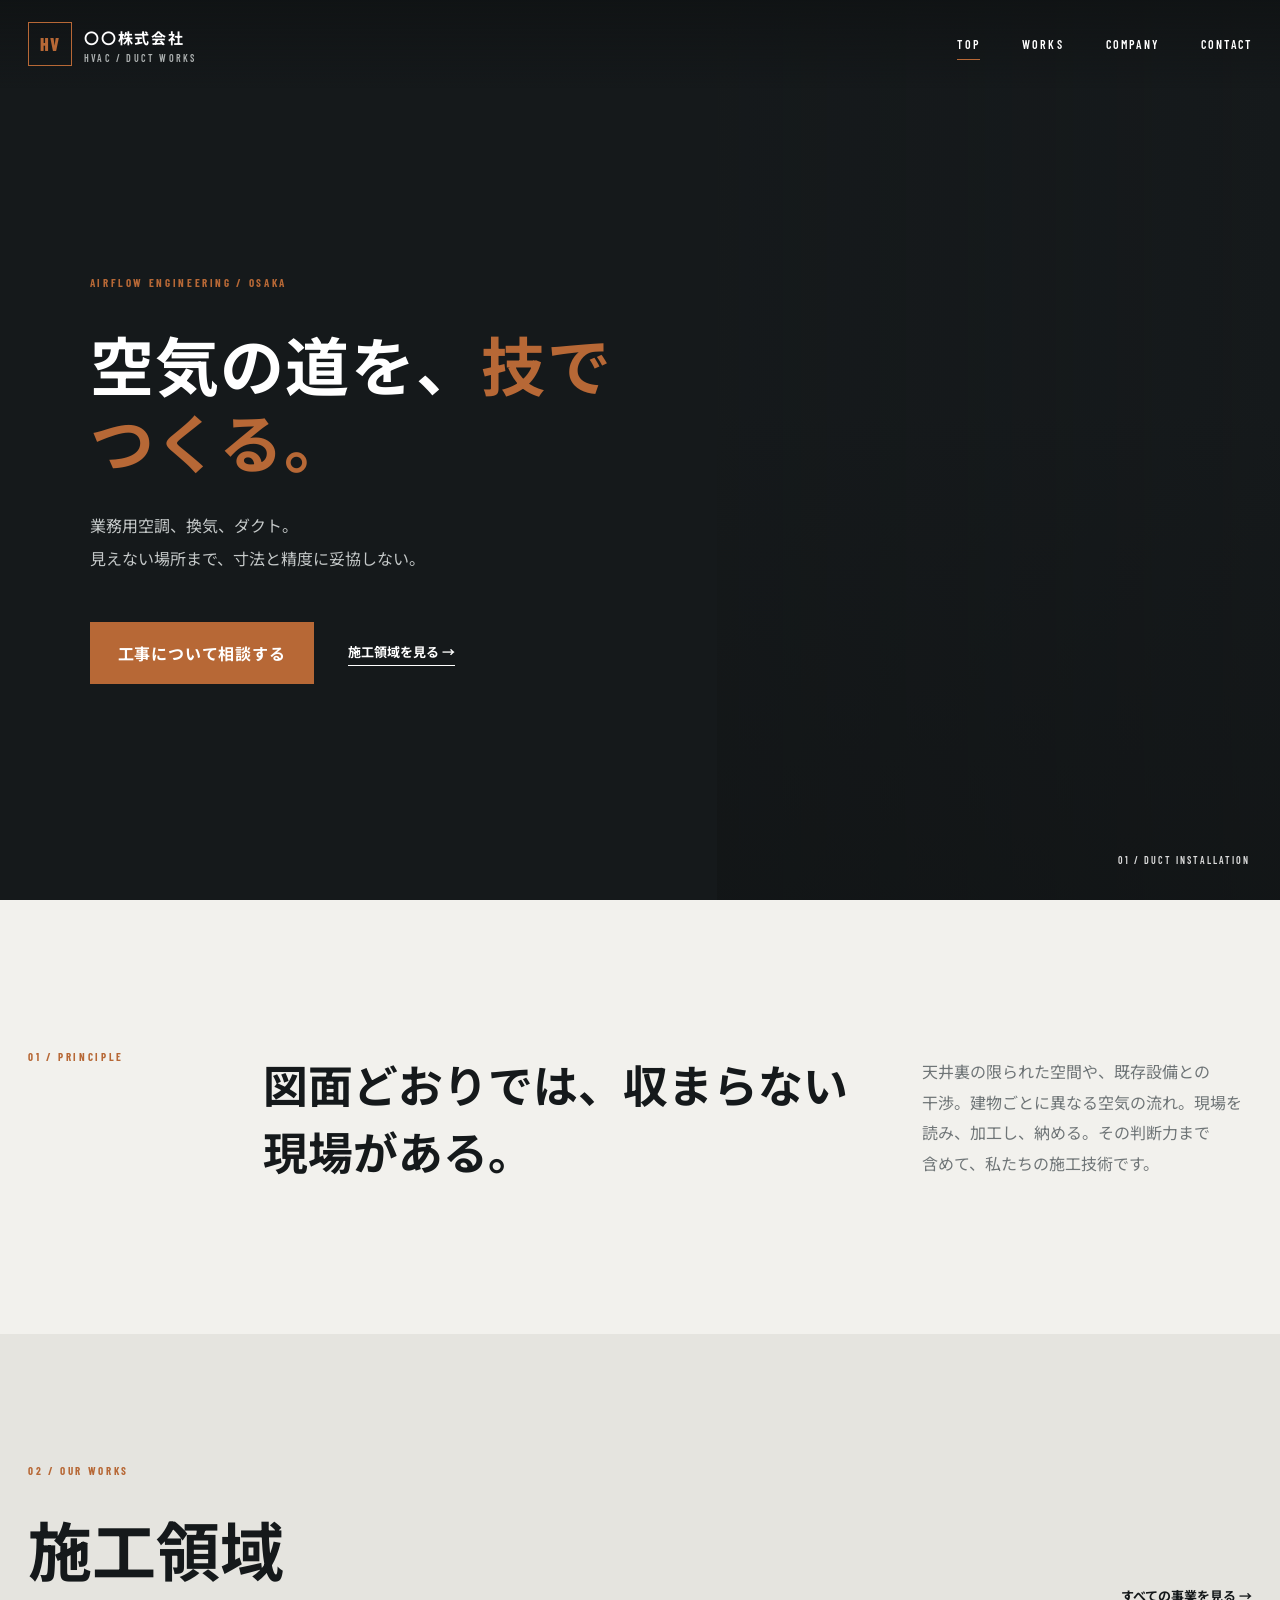
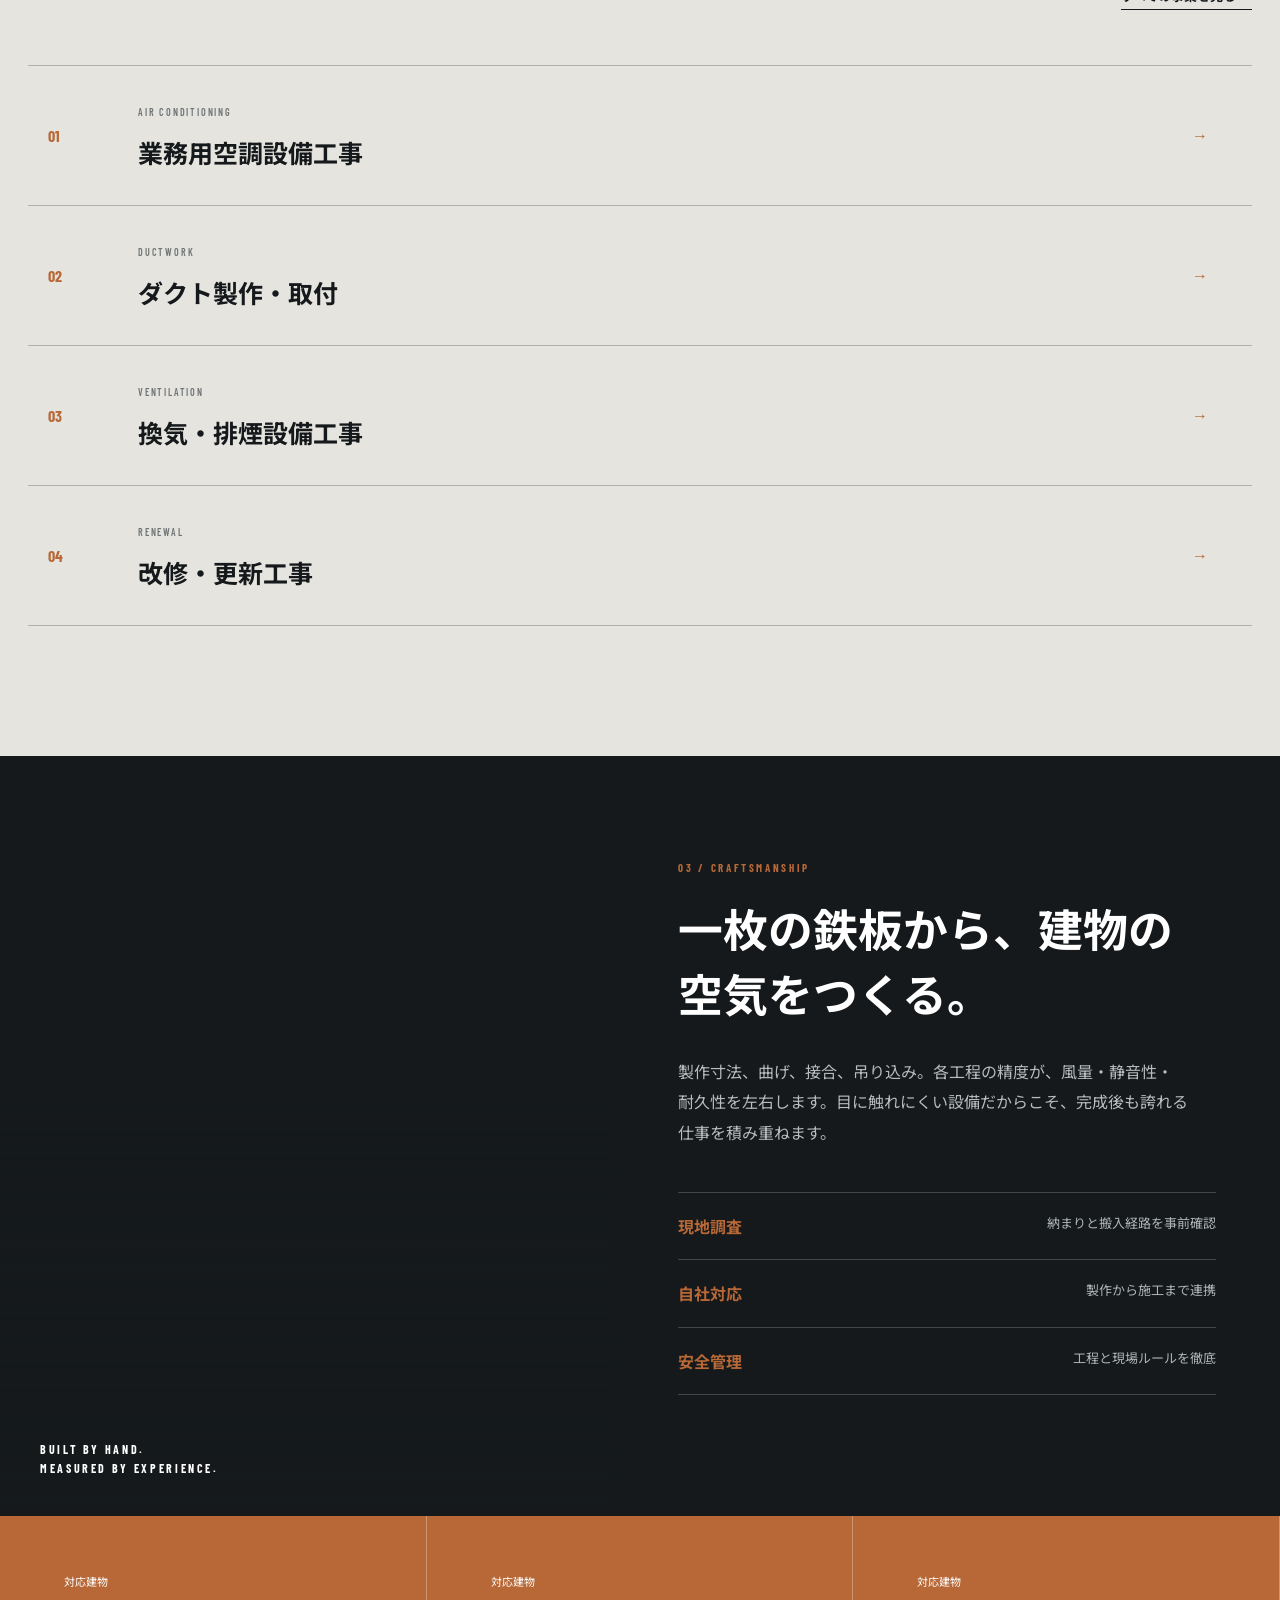
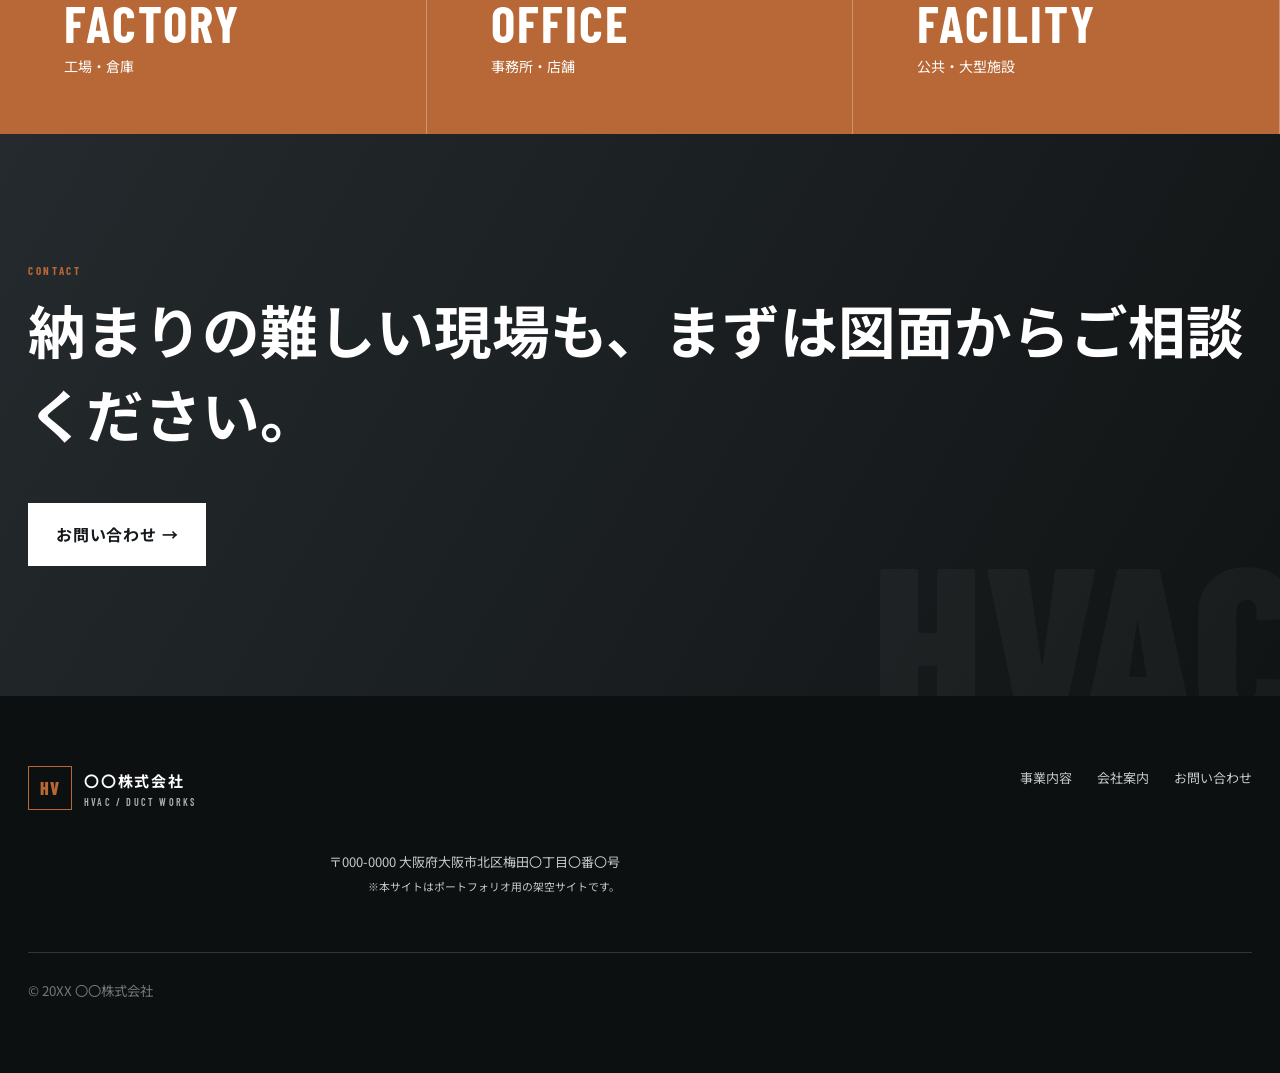
<file: index.html>
<!doctype html><html lang="ja"><head><meta charset="UTF-8"><meta name="viewport" content="width=device-width,initial-scale=1"><meta name="description" content="業務用空調・換気・ダクト設備工事。設計から製作、施工、更新まで一貫対応します。"><title>トップ | 〇〇株式会社</title><link rel="preconnect" href="https://fonts.googleapis.com"><link rel="preconnect" href="https://fonts.gstatic.com" crossorigin><link href="https://fonts.googleapis.com/css2?family=Barlow+Condensed:wght@500;600;700;800&family=Noto+Sans+JP:wght@400;500;600;700;800&display=swap" rel="stylesheet"><link rel="stylesheet" href="style.css?v=phrase-wrap1"><link rel="icon" href="favicon.svg" type="image/svg+xml"><script src="script.js?v=phrase-wrap1" defer></script></head><body>
<div class="progress"></div><header class="header"><a class="brand" href="index.html"><span class="brand-mark">HV</span><span><b>〇〇株式会社</b><small>HVAC / DUCT WORKS</small></span></a><button class="menu" aria-label="メニューを開く" aria-expanded="false"><i></i><i></i></button><nav><a class="active" href="index.html">TOP</a><a href="services.html">WORKS</a><a href="company.html">COMPANY</a><a href="contact.html">CONTACT</a></nav></header>
<main><section class="hero"><div class="hero-copy"><p class="eyebrow">AIRFLOW ENGINEERING / OSAKA</p><h1 class="phrase-heading"><i class="phrase-unit">空気の</i><wbr><i class="phrase-unit">道を、</i><wbr><i class="phrase-unit"><em>技で</em></i><wbr><i class="phrase-unit"><em>つくる。</em></i></h1><p>業務用空調、換気、ダクト。<br>見えない場所まで、寸法と精度に妥協しない。</p><div class="hero-actions"><a class="btn copper" href="contact.html">工事について相談する</a><a class="text-link" href="services.html">施工領域を見る →</a></div></div><div class="hero-image" role="img" aria-label="空調ダクト設備の施工現場"><span>01 / DUCT INSTALLATION</span></div><div class="hero-rail"><b>SCROLL</b><i></i><small>CRAFT × ENGINEERING</small></div></section>
<section class="statement"><p class="section-no">01 / PRINCIPLE</p><div><h2 class="phrase-heading semantic-lines principle-title"><i class="phrase-unit">図面どおり</i><wbr><i class="phrase-unit">では、</i><wbr><i class="phrase-unit">収まらない</i><wbr><i class="phrase-unit">現場が</i><wbr><i class="phrase-unit">ある。</i></h2><p class="semantic-copy"><span>天井裏の限られた空間や、</span><span>既存設備との干渉。</span><span>建物ごとに異なる空気の流れ。</span><span>現場を読み、加工し、納める。</span><span>その判断力まで含めて、</span><span>私たちの施工技術です。</span></p></div></section>
<section class="works-preview"><div class="section-head"><div><p class="section-no">02 / OUR WORKS</p><h2 class="phrase-heading"><i class="phrase-unit">施工領域</i></h2></div><a class="text-link" href="services.html">すべての事業を見る →</a></div><div class="work-list"><a href="services.html#air"><span>01</span><div><small>AIR CONDITIONING</small><h3 class="phrase-heading"><i class="phrase-unit">業務用</i><wbr><i class="phrase-unit">空調設備</i><wbr><i class="phrase-unit">工事</i></h3></div><b>→</b></a><a href="services.html#duct"><span>02</span><div><small>DUCTWORK</small><h3 class="phrase-heading"><i class="phrase-unit">ダクト</i><wbr><i class="phrase-unit">製作・</i><wbr><i class="phrase-unit">取付</i></h3></div><b>→</b></a><a href="services.html#vent"><span>03</span><div><small>VENTILATION</small><h3 class="phrase-heading"><i class="phrase-unit">換気・</i><wbr><i class="phrase-unit">排煙設備</i><wbr><i class="phrase-unit">工事</i></h3></div><b>→</b></a><a href="services.html#renewal"><span>04</span><div><small>RENEWAL</small><h3 class="phrase-heading"><i class="phrase-unit">改修・</i><wbr><i class="phrase-unit">更新工事</i></h3></div><b>→</b></a></div></section>
<section class="craft"><div class="craft-image" role="img" aria-label="職人による金属加工"><span>BUILT BY HAND.<br>MEASURED BY EXPERIENCE.</span></div><div class="craft-copy"><p class="section-no">03 / CRAFTSMANSHIP</p><h2 class="phrase-heading"><i class="phrase-unit">一枚の</i><wbr><i class="phrase-unit">鉄板から、</i><wbr><i class="phrase-unit">建物の</i><wbr><i class="phrase-unit">空気を</i><wbr><i class="phrase-unit">つくる。</i></h2><p>製作寸法、曲げ、接合、吊り込み。各工程の精度が、風量・静音性・耐久性を左右します。目に触れにくい設備だからこそ、完成後も誇れる仕事を積み重ねます。</p><ul><li><b class="phrase-heading"><i class="phrase-unit">現地調査</i></b><span>納まりと搬入経路を事前確認</span></li><li><b class="phrase-heading"><i class="phrase-unit">自社対応</i></b><span>製作から施工まで連携</span></li><li><b class="phrase-heading"><i class="phrase-unit">安全管理</i></b><span>工程と現場ルールを徹底</span></li></ul></div></section>
<section class="numbers"><div><small>対応建物</small><b>FACTORY</b><span>工場・倉庫</span></div><div><small>対応建物</small><b>OFFICE</b><span>事務所・店舗</span></div><div><small>対応建物</small><b>FACILITY</b><span>公共・大型施設</span></div></section>
<section class="cta"><p class="section-no">CONTACT</p><h2 class="phrase-heading"><i class="phrase-unit">納まりの</i><wbr><i class="phrase-unit">難しい</i><wbr><i class="phrase-unit">現場も、</i><wbr><i class="phrase-unit">まずは</i><wbr><i class="phrase-unit">図面から</i><wbr><i class="phrase-unit">ご相談</i><wbr><i class="phrase-unit">ください。</i></h2><a class="btn light" href="contact.html">お問い合わせ →</a></section></main>
<footer><a class="brand inverse" href="index.html"><span class="brand-mark">HV</span><span><b>〇〇株式会社</b><small>HVAC / DUCT WORKS</small></span></a><div><a href="services.html">事業内容</a><a href="company.html">会社案内</a><a href="contact.html">お問い合わせ</a></div><p>〒000-0000 大阪府大阪市北区梅田〇丁目〇番〇号<br><small>※本サイトはポートフォリオ用の架空サイトです。</small></p><small>© 20XX 〇〇株式会社</small></footer>
</body></html>
</file>
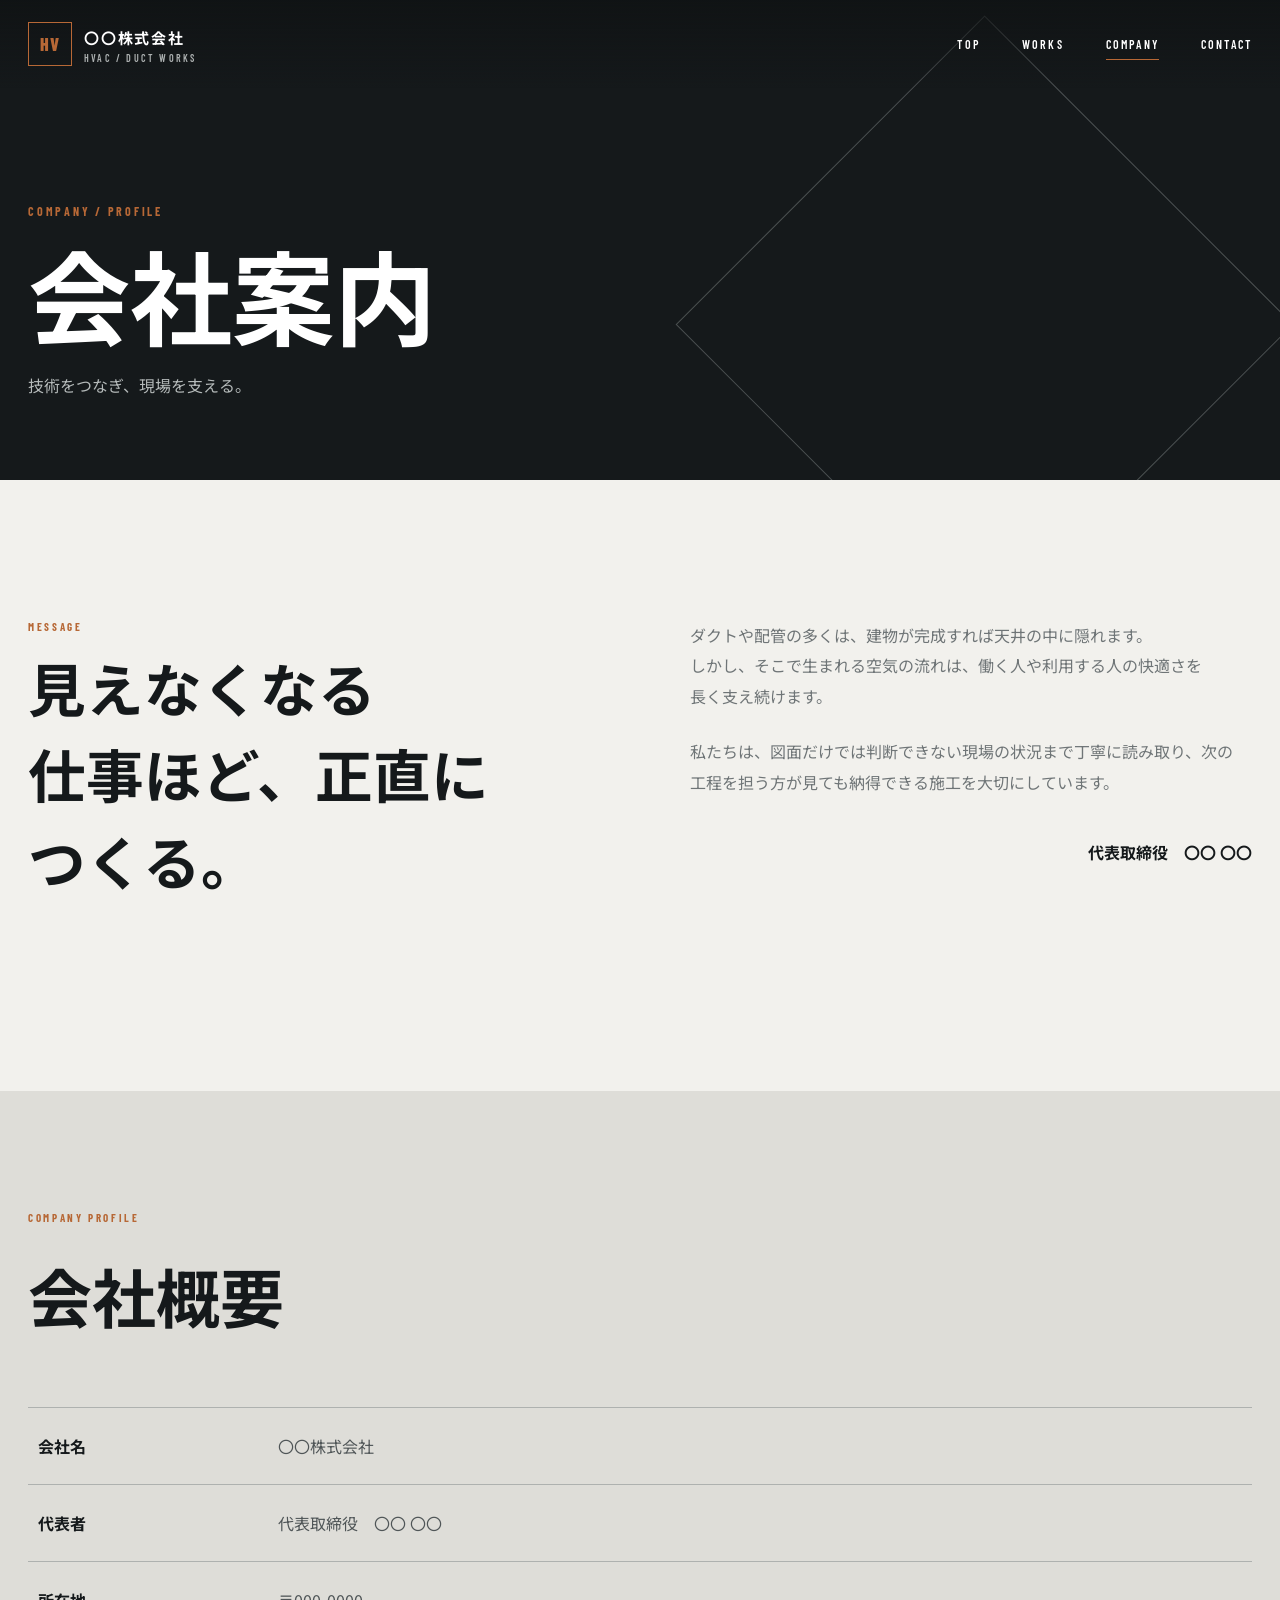
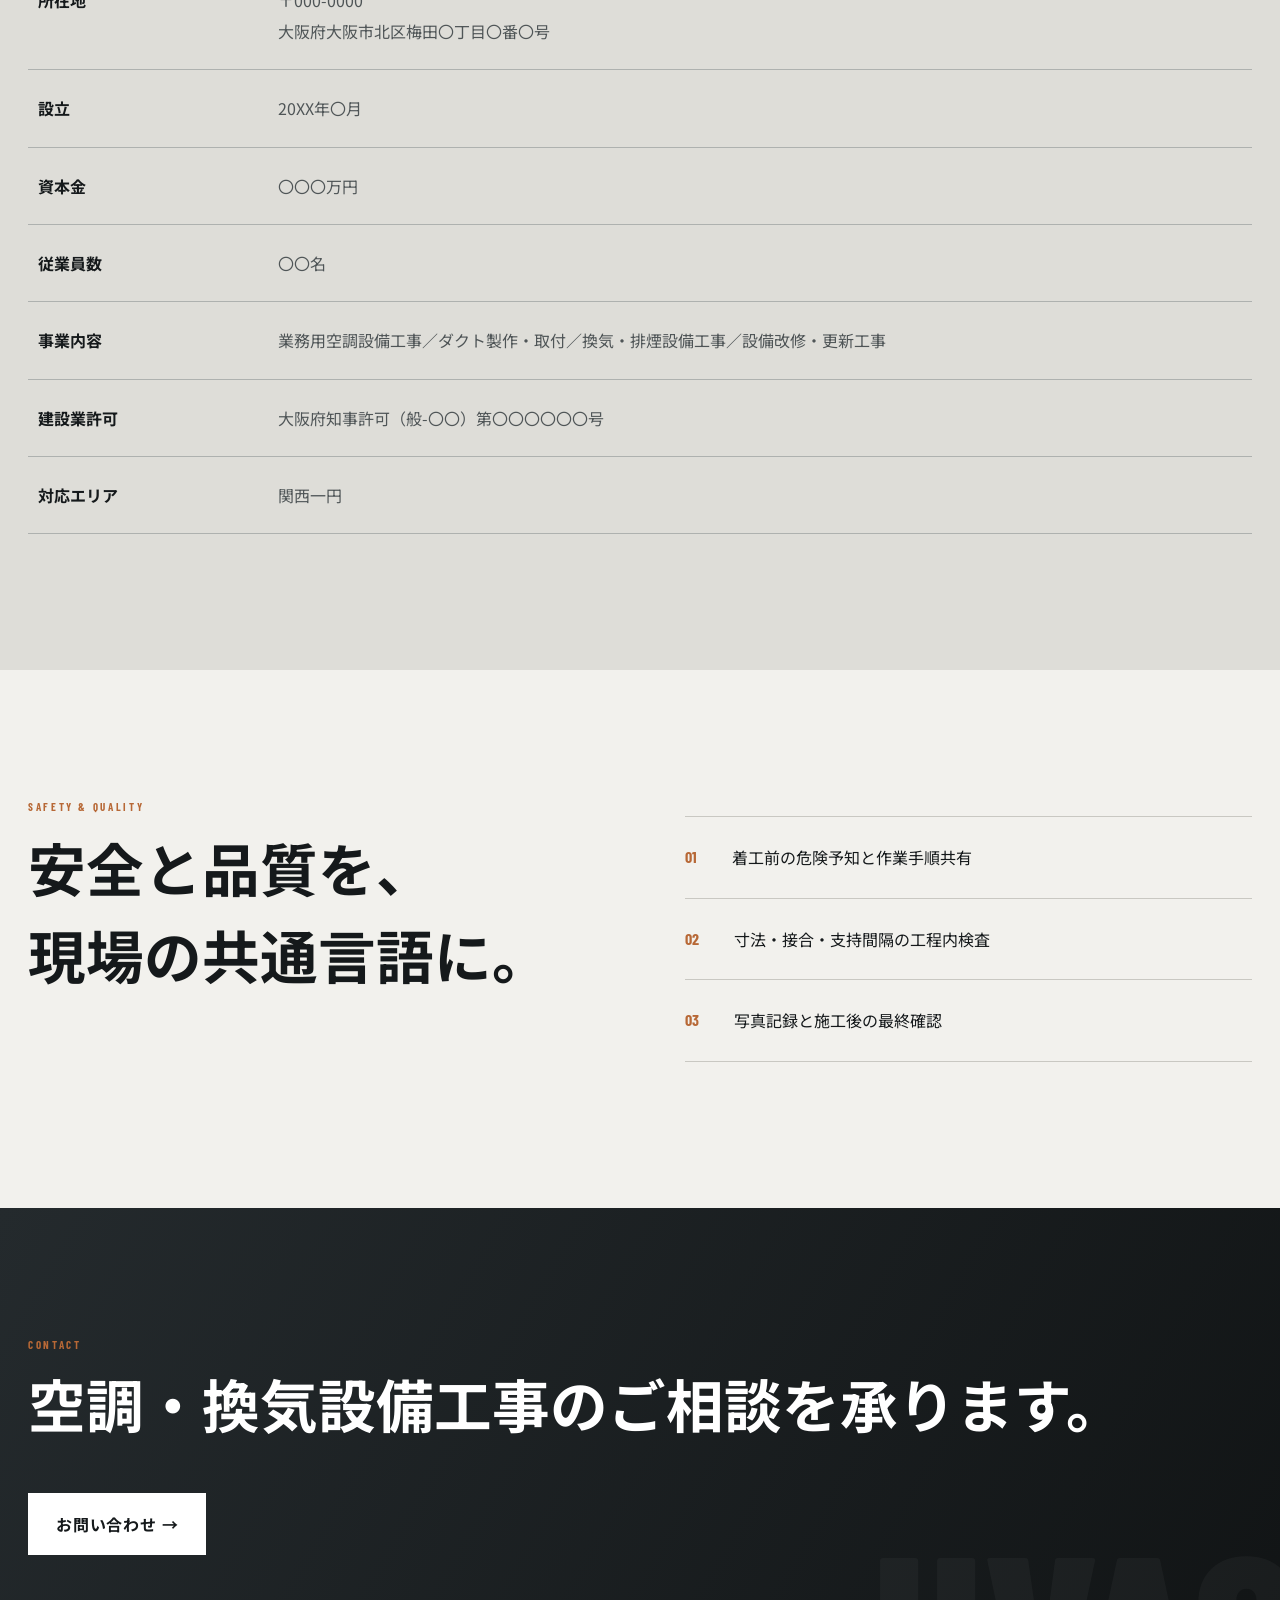
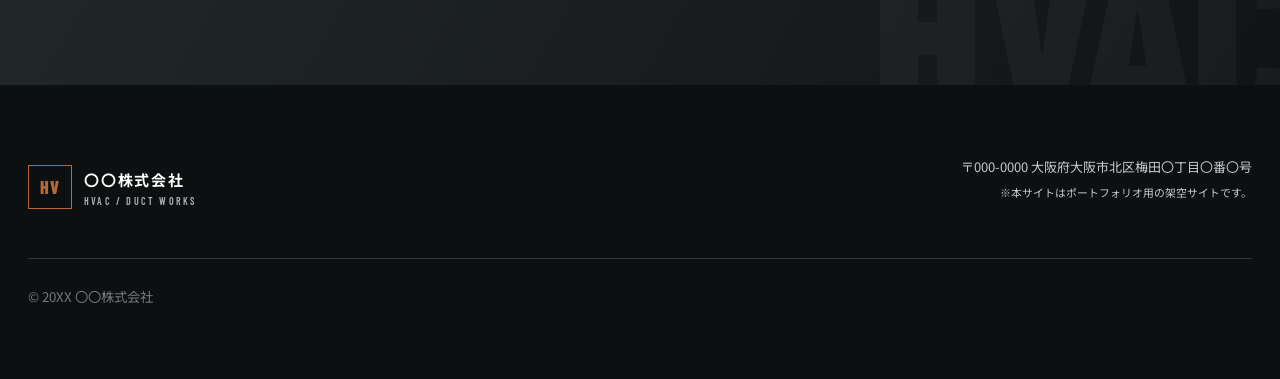
<file: company.html>
<!doctype html><html lang="ja"><head><meta charset="UTF-8"><meta name="viewport" content="width=device-width,initial-scale=1"><meta name="description" content="〇〇株式会社の会社案内、施工姿勢、会社概要。"><title>会社案内 | 〇〇株式会社</title><link rel="preconnect" href="https://fonts.googleapis.com"><link rel="preconnect" href="https://fonts.gstatic.com" crossorigin><link href="https://fonts.googleapis.com/css2?family=Barlow+Condensed:wght@500;600;700;800&family=Noto+Sans+JP:wght@400;500;600;700;800&display=swap" rel="stylesheet"><link rel="stylesheet" href="style.css?v=phrase-wrap1"><link rel="icon" href="favicon.svg" type="image/svg+xml"><script src="script.js?v=phrase-wrap1" defer></script></head><body><div class="progress"></div><header class="header"><a class="brand" href="index.html"><span class="brand-mark">HV</span><span><b>〇〇株式会社</b><small>HVAC / DUCT WORKS</small></span></a><button class="menu" aria-label="メニューを開く" aria-expanded="false"><i></i><i></i></button><nav><a href="index.html">TOP</a><a href="services.html">WORKS</a><a class="active" href="company.html">COMPANY</a><a href="contact.html">CONTACT</a></nav></header><main><section class="page-hero company-hero"><p>COMPANY / PROFILE</p><h1 class="phrase-heading"><i class="phrase-unit">会社案内</i></h1><span>技術をつなぎ、現場を支える。</span></section><section class="message"><div><p class="section-no">MESSAGE</p><h2 class="phrase-heading"><i class="phrase-unit">見えなくなる</i><wbr><i class="phrase-unit">仕事ほど、</i><wbr><i class="phrase-unit">正直に</i><wbr><i class="phrase-unit">つくる。</i></h2></div><div><p>ダクトや配管の多くは、建物が完成すれば天井の中に隠れます。しかし、そこで生まれる空気の流れは、働く人や利用する人の快適さを長く支え続けます。</p><p>私たちは、図面だけでは判断できない現場の状況まで丁寧に読み取り、次の工程を担う方が見ても納得できる施工を大切にしています。</p><b>代表取締役　〇〇 〇〇</b></div></section><section class="company-data"><p class="section-no">COMPANY PROFILE</p><h2 class="phrase-heading"><i class="phrase-unit">会社概要</i></h2><dl><div><dt>会社名</dt><dd>〇〇株式会社</dd></div><div><dt>代表者</dt><dd>代表取締役　〇〇 〇〇</dd></div><div><dt>所在地</dt><dd>〒000-0000<br>大阪府大阪市北区梅田〇丁目〇番〇号</dd></div><div><dt>設立</dt><dd>20XX年〇月</dd></div><div><dt>資本金</dt><dd>〇〇〇万円</dd></div><div><dt>従業員数</dt><dd>〇〇名</dd></div><div><dt>事業内容</dt><dd>業務用空調設備工事／ダクト製作・取付／換気・排煙設備工事／設備改修・更新工事</dd></div><div><dt>建設業許可</dt><dd>大阪府知事許可（般-〇〇）第〇〇〇〇〇〇号</dd></div><div><dt>対応エリア</dt><dd>関西一円</dd></div></dl></section><section class="safety"><div><p class="section-no">SAFETY & QUALITY</p><h2 class="phrase-heading"><i class="phrase-unit">安全と</i><wbr><i class="phrase-unit">品質を、</i><wbr><i class="phrase-unit">現場の</i><wbr><i class="phrase-unit">共通言語に。</i></h2></div><ul><li><b>01</b><span>着工前の危険予知と作業手順共有</span></li><li><b>02</b><span>寸法・接合・支持間隔の工程内検査</span></li><li><b>03</b><span>写真記録と施工後の最終確認</span></li></ul></section><section class="cta"><p class="section-no">CONTACT</p><h2 class="phrase-heading semantic-lines cta-title"><i class="phrase-unit">空調・</i><wbr><i class="phrase-unit">換気設備</i><wbr><i class="phrase-unit">工事の</i><wbr><i class="phrase-unit">ご相談を</i><wbr><i class="phrase-unit">承ります。</i></h2><a class="btn light" href="contact.html">お問い合わせ →</a></section></main><footer><a class="brand inverse" href="index.html"><span class="brand-mark">HV</span><span><b>〇〇株式会社</b><small>HVAC / DUCT WORKS</small></span></a><p>〒000-0000 大阪府大阪市北区梅田〇丁目〇番〇号<br><small>※本サイトはポートフォリオ用の架空サイトです。</small></p><small>© 20XX 〇〇株式会社</small></footer></body></html>
</file>
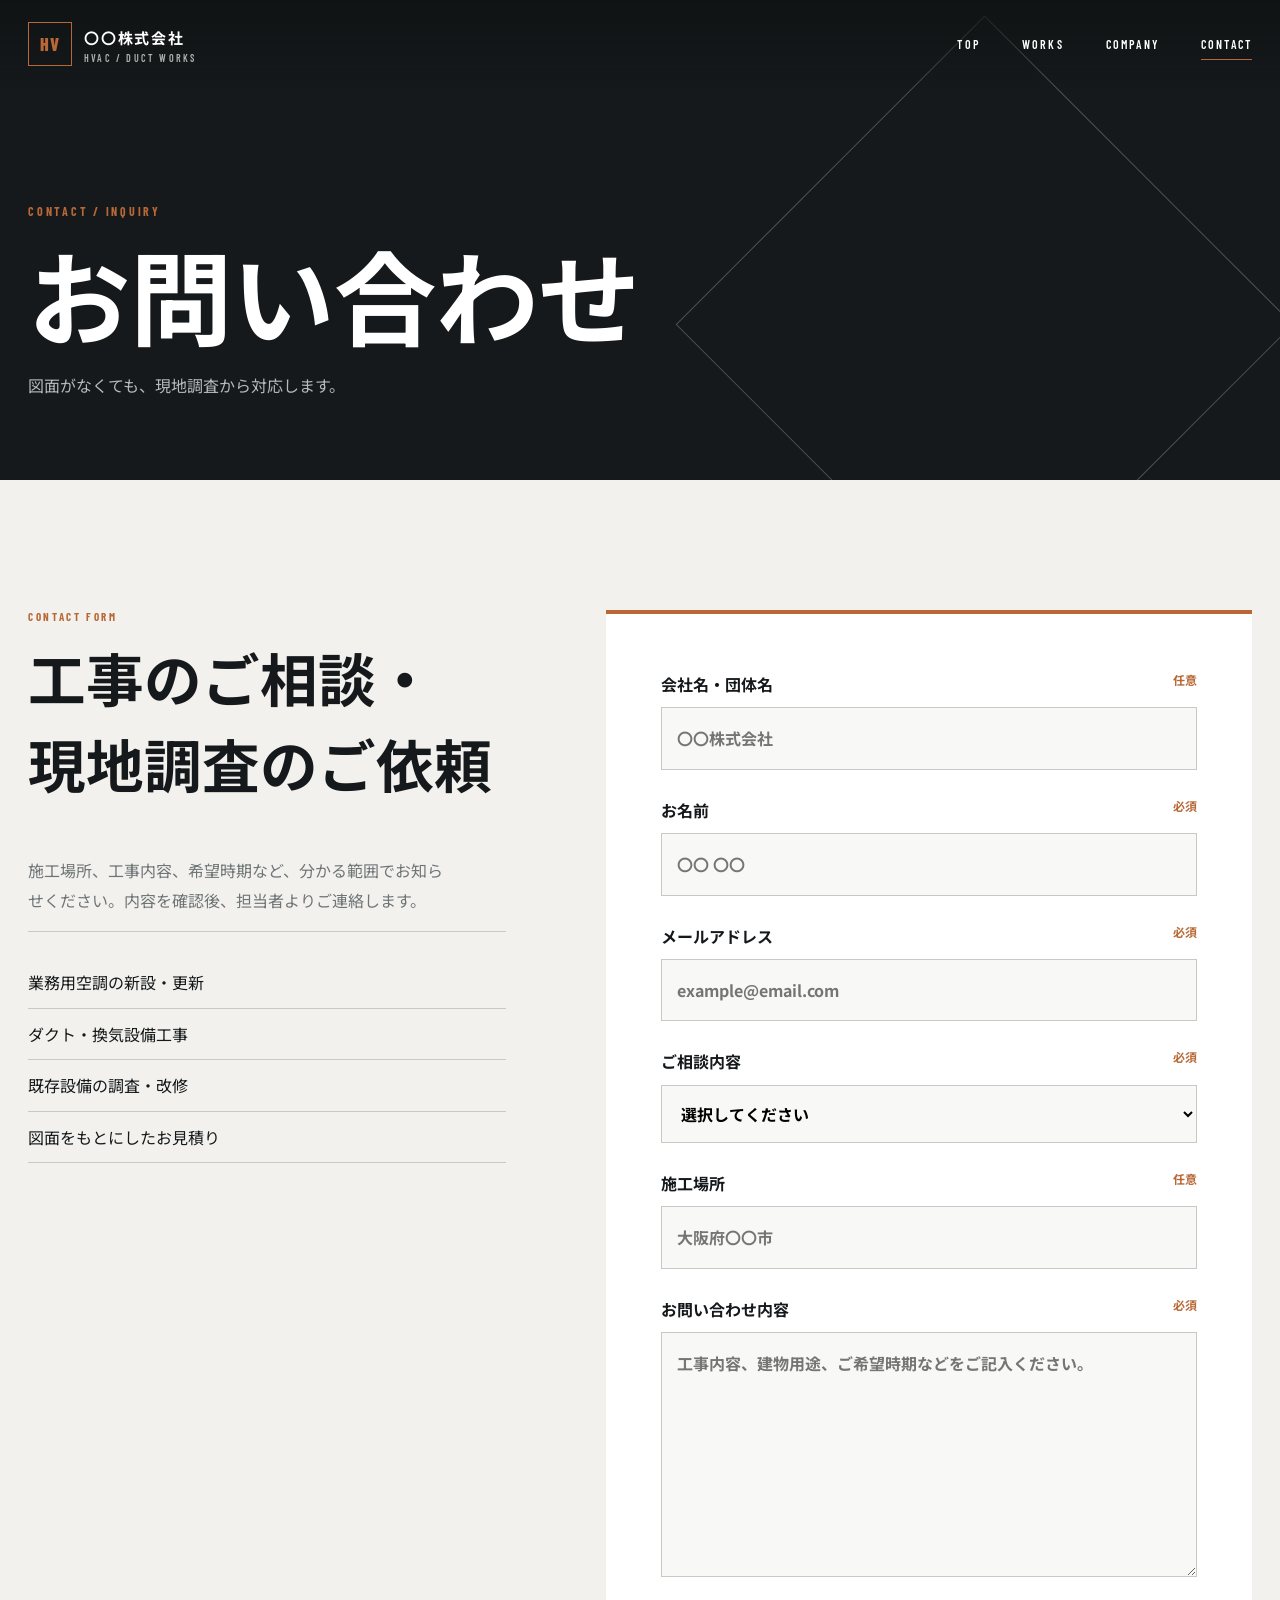
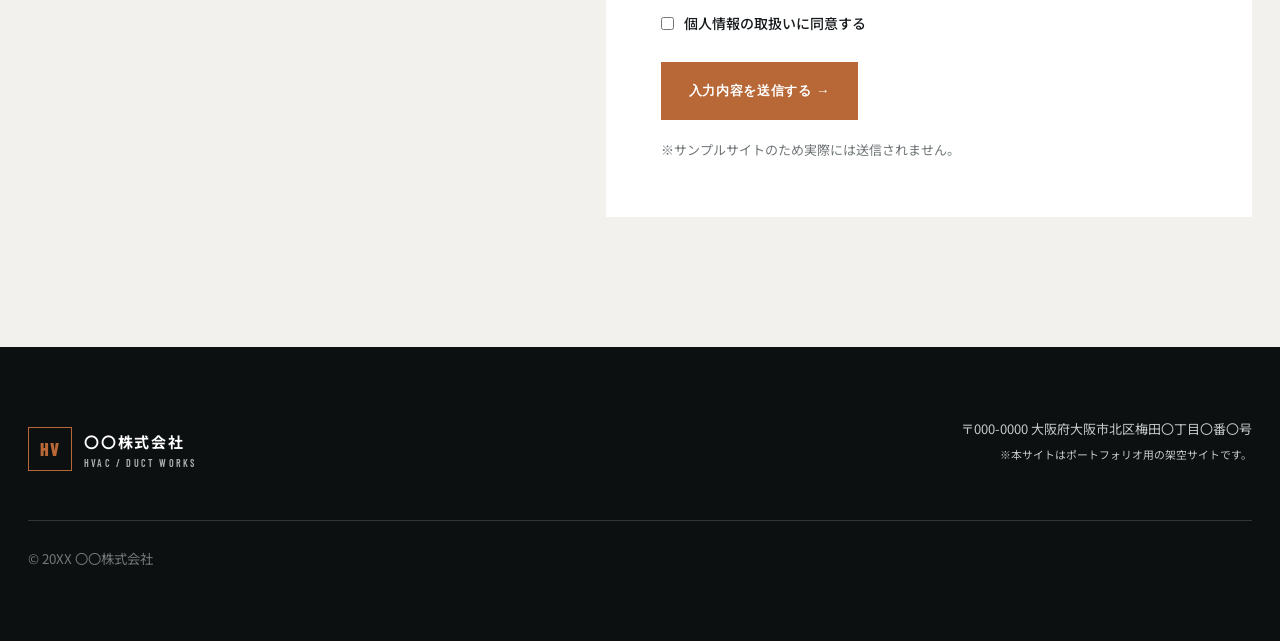
<file: contact.html>
<!doctype html><html lang="ja"><head><meta charset="UTF-8"><meta name="viewport" content="width=device-width,initial-scale=1"><meta name="description" content="空調・換気・ダクト設備工事のお問い合わせ。"><title>お問い合わせ | 〇〇株式会社</title><link rel="preconnect" href="https://fonts.googleapis.com"><link rel="preconnect" href="https://fonts.gstatic.com" crossorigin><link href="https://fonts.googleapis.com/css2?family=Barlow+Condensed:wght@500;600;700;800&family=Noto+Sans+JP:wght@400;500;600;700;800&display=swap" rel="stylesheet"><link rel="stylesheet" href="style.css?v=phrase-wrap1"><link rel="icon" href="favicon.svg" type="image/svg+xml"><script src="script.js?v=phrase-wrap1" defer></script></head><body><div class="progress"></div><header class="header"><a class="brand" href="index.html"><span class="brand-mark">HV</span><span><b>〇〇株式会社</b><small>HVAC / DUCT WORKS</small></span></a><button class="menu" aria-label="メニューを開く" aria-expanded="false"><i></i><i></i></button><nav><a href="index.html">TOP</a><a href="services.html">WORKS</a><a href="company.html">COMPANY</a><a class="active" href="contact.html">CONTACT</a></nav></header><main><section class="page-hero contact-hero"><p>CONTACT / INQUIRY</p><h1 class="phrase-heading"><i class="phrase-unit">お問い合わせ</i></h1><span>図面がなくても、現地調査から対応します。</span></section><section class="contact-wrap"><div class="contact-lead"><p class="section-no">CONTACT FORM</p><h2 class="phrase-heading"><i class="phrase-unit">工事の</i><wbr><i class="phrase-unit">ご相談・</i><wbr><i class="phrase-unit">現地調査の</i><wbr><i class="phrase-unit">ご依頼</i></h2><p>施工場所、工事内容、希望時期など、分かる範囲でお知らせください。内容を確認後、担当者よりご連絡します。</p><ul><li>業務用空調の新設・更新</li><li>ダクト・換気設備工事</li><li>既存設備の調査・改修</li><li>図面をもとにしたお見積り</li></ul></div><form id="contact-form"><label>会社名・団体名<span>任意</span><input type="text" name="company" placeholder="〇〇株式会社"></label><label>お名前<span>必須</span><input type="text" name="name" placeholder="〇〇 〇〇" required></label><label>メールアドレス<span>必須</span><input type="email" name="email" placeholder="example@email.com" required></label><label>ご相談内容<span>必須</span><select name="type" required><option value="">選択してください</option><option>業務用空調設備工事</option><option>ダクト製作・取付</option><option>換気・排煙設備工事</option><option>改修・更新工事</option><option>その他</option></select></label><label>施工場所<span>任意</span><input type="text" name="location" placeholder="大阪府〇〇市"></label><label>お問い合わせ内容<span>必須</span><textarea name="message" rows="7" placeholder="工事内容、建物用途、ご希望時期などをご記入ください。" required></textarea></label><label class="check"><input type="checkbox" required><span>個人情報の取扱いに同意する</span></label><button class="btn copper" type="submit">入力内容を送信する →</button><p class="form-note">※サンプルサイトのため実際には送信されません。</p><p class="form-success" role="status" hidden>入力内容を確認しました。これはサンプルフォームのため送信は行われません。</p></form></section></main><footer><a class="brand inverse" href="index.html"><span class="brand-mark">HV</span><span><b>〇〇株式会社</b><small>HVAC / DUCT WORKS</small></span></a><p>〒000-0000 大阪府大阪市北区梅田〇丁目〇番〇号<br><small>※本サイトはポートフォリオ用の架空サイトです。</small></p><small>© 20XX 〇〇株式会社</small></footer></body></html>
</file>
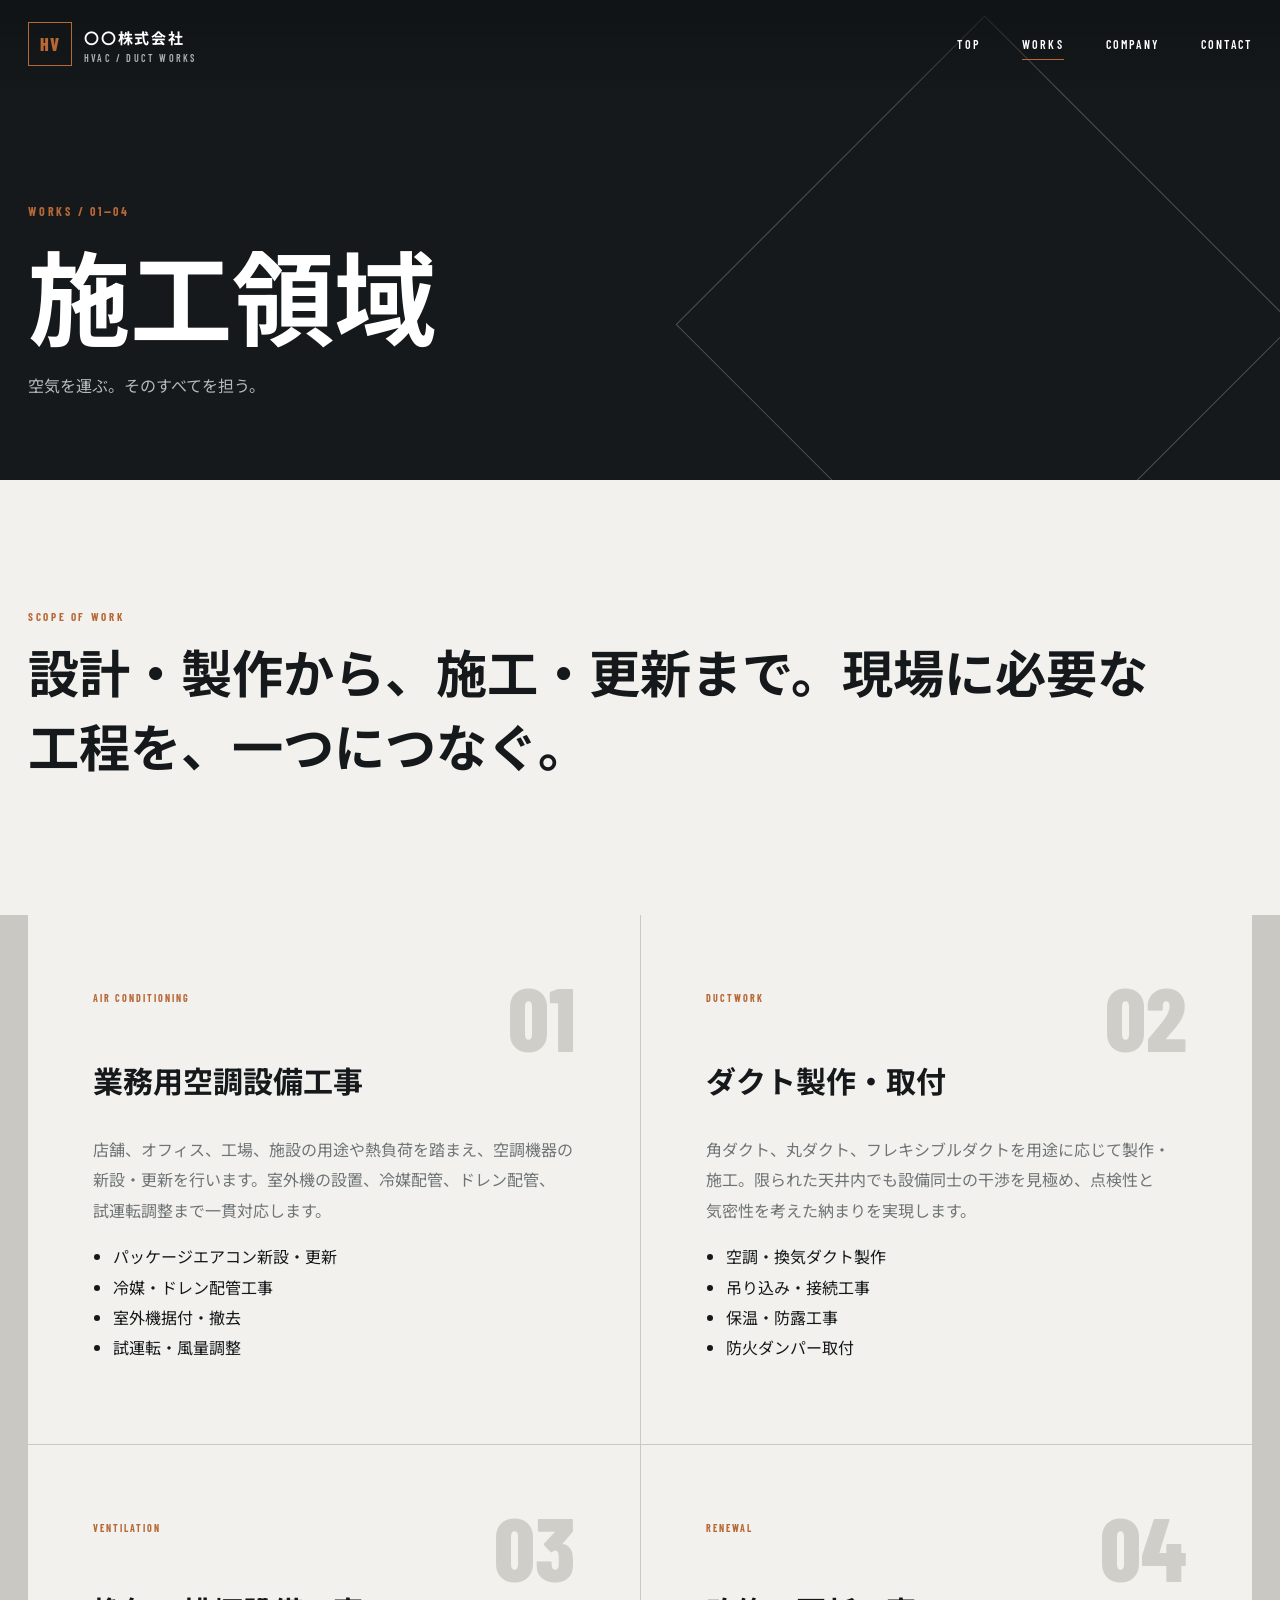
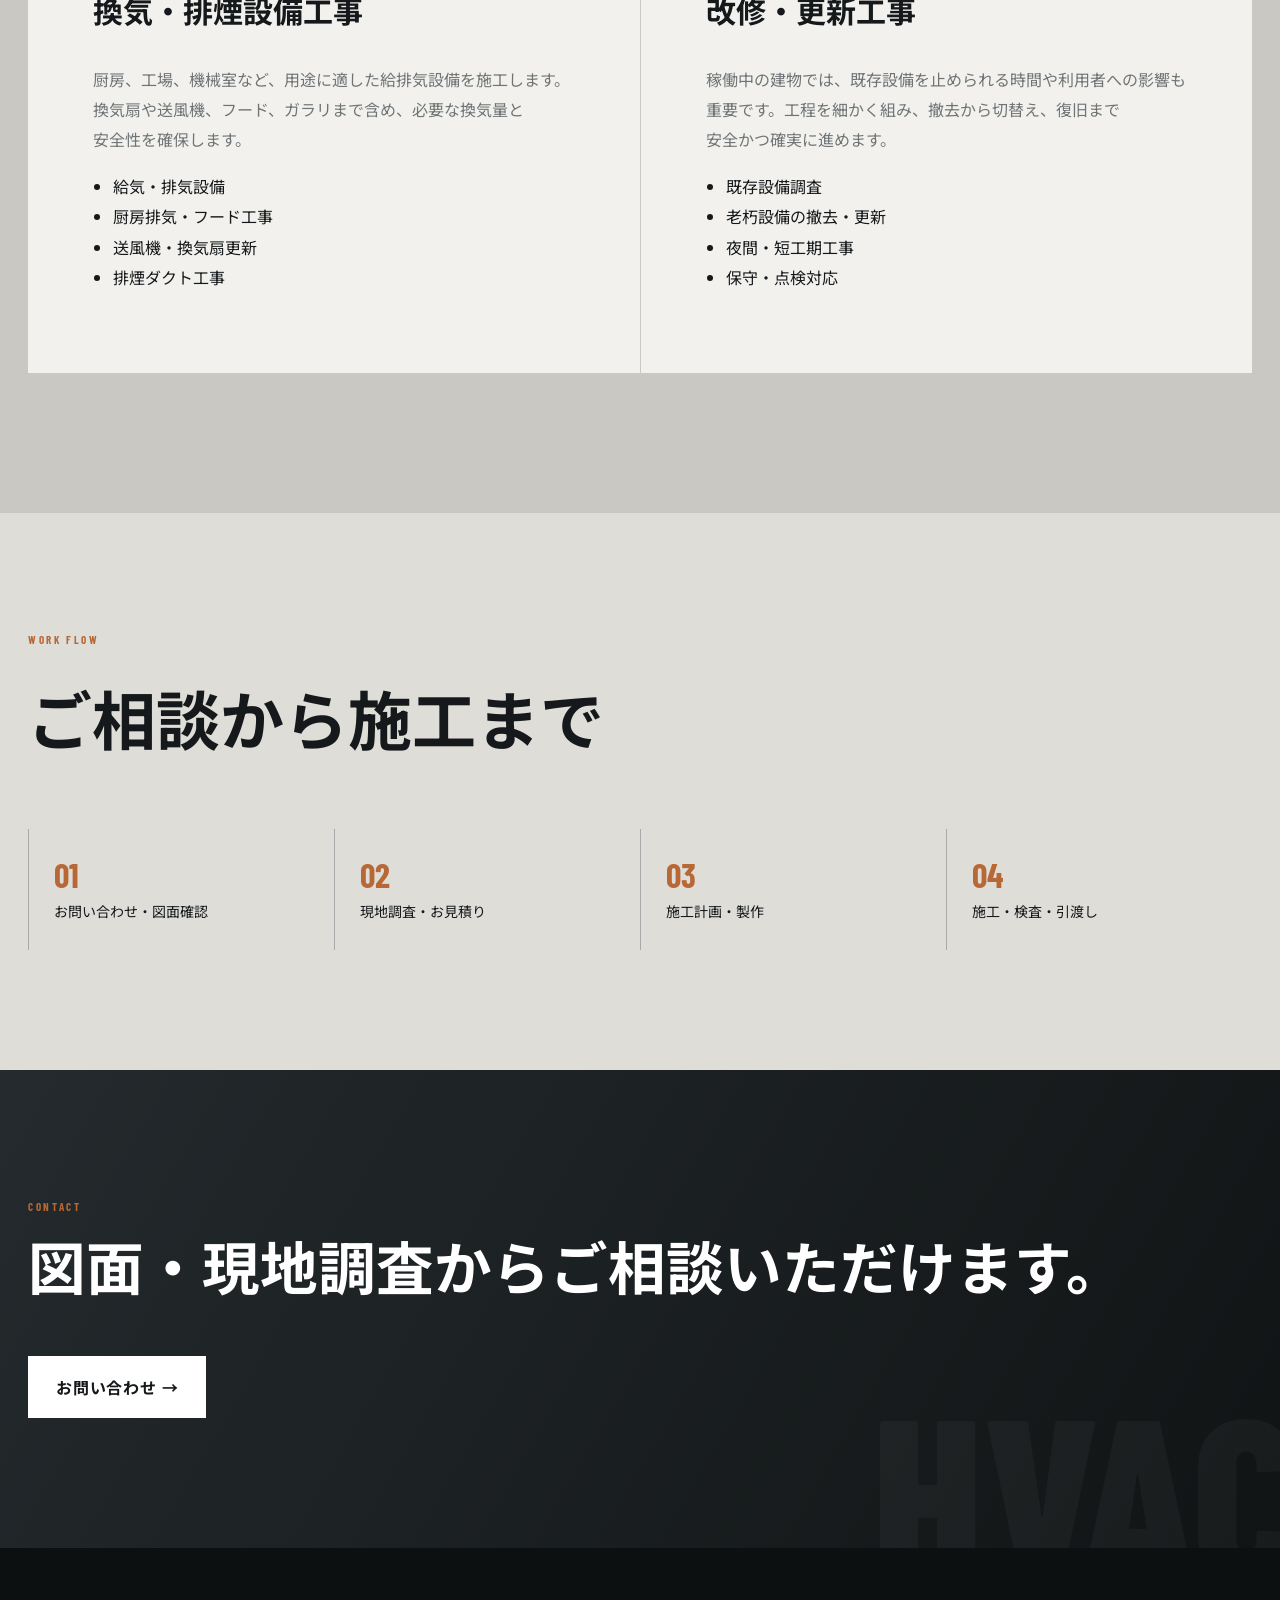
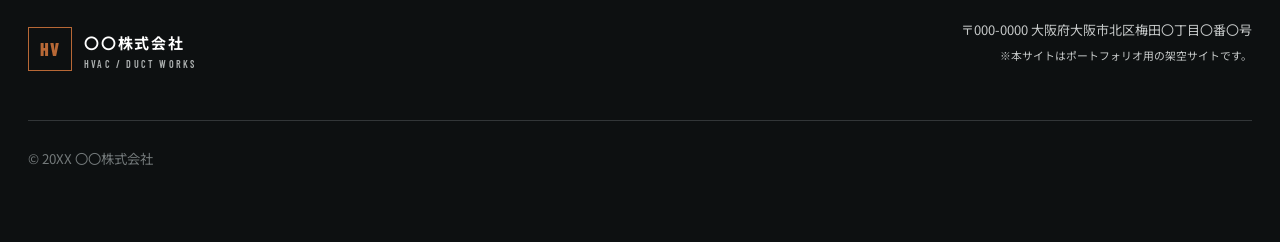
<file: services.html>
<!doctype html><html lang="ja"><head><meta charset="UTF-8"><meta name="viewport" content="width=device-width,initial-scale=1"><meta name="description" content="空調・換気・ダクト工事の施工内容をご案内します。"><title>事業内容 | 〇〇株式会社</title><link rel="preconnect" href="https://fonts.googleapis.com"><link rel="preconnect" href="https://fonts.gstatic.com" crossorigin><link href="https://fonts.googleapis.com/css2?family=Barlow+Condensed:wght@500;600;700;800&family=Noto+Sans+JP:wght@400;500;600;700;800&display=swap" rel="stylesheet"><link rel="stylesheet" href="style.css?v=phrase-wrap1"><link rel="icon" href="favicon.svg" type="image/svg+xml"><script src="script.js?v=phrase-wrap1" defer></script></head><body><div class="progress"></div><header class="header"><a class="brand" href="index.html"><span class="brand-mark">HV</span><span><b>〇〇株式会社</b><small>HVAC / DUCT WORKS</small></span></a><button class="menu" aria-label="メニューを開く" aria-expanded="false"><i></i><i></i></button><nav><a href="index.html">TOP</a><a class="active" href="services.html">WORKS</a><a href="company.html">COMPANY</a><a href="contact.html">CONTACT</a></nav></header><main><section class="page-hero works-hero"><p>WORKS / 01—04</p><h1 class="phrase-heading"><i class="phrase-unit">施工領域</i></h1><span>空気を運ぶ。そのすべてを担う。</span></section><section class="service-intro"><p class="section-no">SCOPE OF WORK</p><h2 class="phrase-heading semantic-lines service-scope-title"><i class="phrase-unit">設計・</i><wbr><i class="phrase-unit">製作から、</i><wbr><i class="phrase-unit">施工・</i><wbr><i class="phrase-unit">更新まで。</i><wbr><i class="phrase-unit">現場に</i><wbr><i class="phrase-unit">必要な</i><wbr><i class="phrase-unit">工程を、</i><wbr><i class="phrase-unit">一つに</i><wbr><i class="phrase-unit">つなぐ。</i></h2></section><section class="service-grid"><article id="air"><span>01</span><small>AIR CONDITIONING</small><h2 class="phrase-heading"><i class="phrase-unit">業務用</i><wbr><i class="phrase-unit">空調設備</i><wbr><i class="phrase-unit">工事</i></h2><p>店舗、オフィス、工場、施設の用途や熱負荷を踏まえ、空調機器の新設・更新を行います。室外機の設置、冷媒配管、ドレン配管、試運転調整まで一貫対応します。</p><ul><li>パッケージエアコン新設・更新</li><li>冷媒・ドレン配管工事</li><li>室外機据付・撤去</li><li>試運転・風量調整</li></ul></article><article id="duct"><span>02</span><small>DUCTWORK</small><h2 class="phrase-heading"><i class="phrase-unit">ダクト</i><wbr><i class="phrase-unit">製作・</i><wbr><i class="phrase-unit">取付</i></h2><p>角ダクト、丸ダクト、フレキシブルダクトを用途に応じて製作・施工。限られた天井内でも設備同士の干渉を見極め、点検性と気密性を考えた納まりを実現します。</p><ul><li>空調・換気ダクト製作</li><li>吊り込み・接続工事</li><li>保温・防露工事</li><li>防火ダンパー取付</li></ul></article><article id="vent"><span>03</span><small>VENTILATION</small><h2 class="phrase-heading"><i class="phrase-unit">換気・</i><wbr><i class="phrase-unit">排煙設備</i><wbr><i class="phrase-unit">工事</i></h2><p>厨房、工場、機械室など、用途に適した給排気設備を施工します。換気扇や送風機、フード、ガラリまで含め、必要な換気量と安全性を確保します。</p><ul><li>給気・排気設備</li><li>厨房排気・フード工事</li><li>送風機・換気扇更新</li><li>排煙ダクト工事</li></ul></article><article id="renewal"><span>04</span><small>RENEWAL</small><h2 class="phrase-heading"><i class="phrase-unit">改修・</i><wbr><i class="phrase-unit">更新工事</i></h2><p>稼働中の建物では、既存設備を止められる時間や利用者への影響も重要です。工程を細かく組み、撤去から切替え、復旧まで安全かつ確実に進めます。</p><ul><li>既存設備調査</li><li>老朽設備の撤去・更新</li><li>夜間・短工期工事</li><li>保守・点検対応</li></ul></article></section><section class="process"><p class="section-no">WORK FLOW</p><h2 class="phrase-heading"><i class="phrase-unit">ご相談から</i><wbr><i class="phrase-unit">施工まで</i></h2><ol><li><b>01</b><span class="phrase-heading"><i class="phrase-unit">お問い合わせ・</i><wbr><i class="phrase-unit">図面確認</i></span></li><li><b>02</b><span class="phrase-heading"><i class="phrase-unit">現地調査・</i><wbr><i class="phrase-unit">お見積り</i></span></li><li><b>03</b><span class="phrase-heading"><i class="phrase-unit">施工計画・</i><wbr><i class="phrase-unit">製作</i></span></li><li><b>04</b><span class="phrase-heading"><i class="phrase-unit">施工・</i><wbr><i class="phrase-unit">検査・</i><wbr><i class="phrase-unit">引渡し</i></span></li></ol></section><section class="cta"><p class="section-no">CONTACT</p><h2 class="phrase-heading semantic-lines cta-title"><i class="phrase-unit">図面・</i><wbr><i class="phrase-unit">現地調査から</i><wbr><i class="phrase-unit">ご相談</i><wbr><i class="phrase-unit">いただけます。</i></h2><a class="btn light" href="contact.html">お問い合わせ →</a></section></main><footer><a class="brand inverse" href="index.html"><span class="brand-mark">HV</span><span><b>〇〇株式会社</b><small>HVAC / DUCT WORKS</small></span></a><p>〒000-0000 大阪府大阪市北区梅田〇丁目〇番〇号<br><small>※本サイトはポートフォリオ用の架空サイトです。</small></p><small>© 20XX 〇〇株式会社</small></footer></body></html>
</file>
<file: style.css>
:root{--ink:#15191b;--steel:#242a2d;--paper:#f2f1ed;--white:#fff;--copper:#b76836;--line:#c9c8c2;--muted:#6f7577;--max:1280px}
*{box-sizing:border-box}
html{scroll-behavior:smooth}
body{margin:0;color:var(--ink);background:var(--paper);font:16px/1.9 "Noto Sans JP",sans-serif}
body.nav-open{overflow:hidden}
a{color:inherit;text-decoration:none}
h1,h2,h3,p{margin-top:0}
h1,h2,h3{text-wrap:balance;line-break:strict}
.progress{position:fixed;z-index:100;left:0;top:0;height:3px;background:var(--copper);transition:width .1s}
.header{position:fixed;z-index:50;top:0;left:0;right:0;height:88px;padding:0 max(28px,calc((100% - var(--max))/2));display:flex;align-items:center;justify-content:space-between;color:#fff;background:linear-gradient(180deg,rgba(15,18,19,.78),transparent);transition:.35s}
.header.scrolled{height:70px;background:rgba(21,25,27,.97);border-bottom:1px solid #3c4244}
.brand{display:flex;align-items:center;gap:12px}
.brand-mark{width:44px;height:44px;display:grid;place-items:center;border:1px solid var(--copper);color:var(--copper);font:800 18px "Barlow Condensed";letter-spacing:.05em}
.brand b{display:block;font-size:15px;letter-spacing:.12em}
.brand small{display:block;color:#adb1b1;font:600 10px "Barlow Condensed";letter-spacing:.22em}
.header nav{display:flex;gap:42px;align-items:center}
.header nav a{position:relative;font:600 12px "Barlow Condensed";letter-spacing:.18em}
.header nav a:after{content:"";position:absolute;left:0;right:100%;bottom:-9px;height:1px;background:var(--copper);transition:.3s}
.header nav a:hover:after,.header nav a.active:after{right:0}
.menu{display:none;background:none;border:0}
.hero{min-height:760px;height:100svh;display:grid;grid-template-columns:46% 54%;grid-template-rows:100%;align-items:stretch;position:relative;overflow:hidden;color:#fff;background:var(--ink)}
.hero-copy{height:100%;padding:170px 5vw 100px max(32px,calc((100vw - var(--max))/2));display:flex;flex-direction:column;justify-content:center;position:relative;z-index:2;background:var(--ink)}
.eyebrow,.section-no{color:var(--copper);font:700 11px "Barlow Condensed";letter-spacing:.24em}
.hero h1{margin:25px 0 30px;font-size:clamp(3.5rem,6.4vw,7rem);font-weight:700;line-height:1.16;letter-spacing:.02em}
.hero h1 em{font-style:normal;color:var(--copper)}
.hero-copy>p:not(.eyebrow){color:#c4c8c8;line-height:2.1}
.hero-actions{display:flex;align-items:center;gap:34px;margin-top:30px}
.btn{min-height:58px;padding:16px 28px;display:inline-flex;align-items:center;justify-content:center;border:0;font-weight:700;letter-spacing:.05em;cursor:pointer}
.btn.copper{color:#fff;background:var(--copper)}
.btn.light{color:var(--ink);background:#fff}
.text-link{font-size:13px;font-weight:700;border-bottom:1px solid currentColor}
.hero-image{height:100%;position:relative;background:linear-gradient(90deg,rgba(21,25,27,.25),transparent),url("https://images.unsplash.com/photo-1541123437800-1bb1317badc2?auto=format&fit=crop&w=1600&q=88") center/cover}
.hero-image:before{content:"";position:absolute;inset:0;background:linear-gradient(0deg,rgba(17,20,21,.7),transparent 55%)}
.hero-image span{position:absolute;right:30px;bottom:34px;color:#ddd;font:600 10px "Barlow Condensed";letter-spacing:.2em}
.hero-rail{position:absolute;left:22px;bottom:24px;display:flex;align-items:center;gap:12px;transform-origin:left bottom;transform:rotate(-90deg);font:600 9px "Barlow Condensed";letter-spacing:.2em}
.hero-rail i{width:60px;height:1px;background:var(--copper)}
.hero-rail small{color:#8e9698}
.statement{max-width:var(--max);margin:auto;padding:150px 28px;display:grid;grid-template-columns:180px 1fr;gap:55px;align-items:start}
.statement h2{font-size:clamp(2.6rem,3.5vw,3.55rem);line-height:1.5;margin-bottom:0}
.service-intro h2{font-size:clamp(2.3rem,4.5vw,4.8rem);line-height:1.45}
.statement>div{display:grid;grid-template-columns:minmax(480px,1.45fr) minmax(280px,.8fr);gap:60px;align-items:center}
.statement>div p{max-width:390px;margin:0;color:var(--muted)}
.works-preview{padding:130px max(28px,calc((100% - var(--max))/2));background:#e5e4df}
.section-head{display:flex;justify-content:space-between;align-items:end;margin-bottom:55px}
.section-head h2,.company-data>h2,.process>h2{font-size:clamp(2.6rem,5vw,5rem);margin:5px 0 0}
.work-list{border-top:1px solid #aeb1af}
.work-list a{min-height:140px;padding:25px 20px;display:grid;grid-template-columns:90px 1fr 40px;align-items:center;border-bottom:1px solid #aeb1af;transition:.3s}
.work-list a:hover{padding-left:36px;color:#fff;background:var(--steel)}
.work-list a>span,.work-list a>b{color:var(--copper);font:700 16px "Barlow Condensed"}
.work-list small{color:var(--muted);font:600 10px "Barlow Condensed";letter-spacing:.18em}
.work-list a:hover small{color:#aeb5b6}
.work-list h3{margin:5px 0 0;font-size:25px}
.craft{display:grid;grid-template-columns:54% 46%;min-height:760px;background:var(--ink);color:#fff}
.craft-image{position:relative;background:linear-gradient(0deg,rgba(21,25,27,.72),transparent 55%),url("https://images.unsplash.com/photo-1504307651254-35680f356dfd?auto=format&fit=crop&w=1500&q=86") center/cover}
.craft-image span{position:absolute;left:40px;bottom:38px;color:#fff;font:700 12px/1.6 "Barlow Condensed";letter-spacing:.22em}
.craft-copy{padding:110px max(38px,calc((100vw - var(--max))/2)) 90px 7vw}
.craft-copy h2{font-size:clamp(2.2rem,4vw,4.2rem);line-height:1.45;margin:22px 0 30px}
.craft-copy>p:not(.section-no){color:#b8bcbc}
.craft-copy ul{list-style:none;padding:0;margin:45px 0 0;border-top:1px solid #414749}
.craft-copy li{padding:18px 0;display:flex;justify-content:space-between;border-bottom:1px solid #414749}
.craft-copy li b{color:var(--copper)}
.craft-copy li span{color:#aeb4b4;font-size:13px}
.numbers{display:grid;grid-template-columns:repeat(3,1fr);background:var(--copper);color:#fff}
.numbers>div{padding:55px 5vw;border-right:1px solid rgba(255,255,255,.3)}
.numbers small,.numbers span{display:block}
.numbers b{display:block;font:700 clamp(2rem,4vw,4.2rem) "Barlow Condensed";letter-spacing:.04em}
.numbers small{font-size:11px}
.numbers span{font-size:14px}
.cta{padding:130px max(28px,calc((100% - var(--max))/2));color:#fff;background:linear-gradient(120deg,#242a2d,#111415);position:relative;overflow:hidden}
.cta:after{content:"HVAC";position:absolute;right:-20px;bottom:-80px;color:rgba(255,255,255,.035);font:800 230px "Barlow Condensed"}
.cta h2{position:relative;z-index:1;font-size:clamp(2.2rem,4.5vw,4.7rem);line-height:1.45}
.cta .btn{position:relative;z-index:1}
.page-hero{min-height:480px;padding:180px max(28px,calc((100% - var(--max))/2)) 80px;display:flex;flex-direction:column;justify-content:end;color:#fff;background-color:var(--ink);position:relative;overflow:hidden}
.page-hero:after{content:"";position:absolute;right:6%;top:22%;width:34vw;height:34vw;border:1px solid #4b5051;transform:rotate(45deg)}
.page-hero p{color:var(--copper);font:700 12px "Barlow Condensed";letter-spacing:.23em}
.page-hero h1{font-size:clamp(3.6rem,8vw,7.5rem);line-height:1;margin:12px 0 25px;z-index:1}
.page-hero span{color:#b5baba;z-index:1}
.service-intro{max-width:var(--max);margin:auto;padding:130px 28px 90px}
.service-grid{max-width:var(--max);margin:0 auto;padding:0 28px 140px;display:grid;grid-template-columns:1fr 1fr;gap:1px;background:var(--line)}
.service-grid article{padding:65px;background:var(--paper)}
.service-grid article>span{float:right;color:#d0cec8;font:800 90px "Barlow Condensed";line-height:.8}
.service-grid small{color:var(--copper);font:700 10px "Barlow Condensed";letter-spacing:.2em}
.service-grid h2{clear:both;font-size:30px;margin:25px 0}
.service-grid p{color:var(--muted)}
.service-grid ul{padding-left:20px}
.process{padding:120px max(28px,calc((100% - var(--max))/2));background:#deddd8}
.process ol{list-style:none;padding:0;margin:50px 0 0;display:grid;grid-template-columns:repeat(4,1fr)}
.process li{padding:25px;border-left:1px solid #a7aaa8}
.process li b{display:block;color:var(--copper);font:700 34px "Barlow Condensed"}
.process li span{font-size:14px}
.message{max-width:var(--max);margin:auto;padding:140px 28px;display:grid;grid-template-columns:1fr 1fr;gap:100px}
.message h2,.safety h2,.contact-lead h2{font-size:clamp(2.3rem,4.5vw,4.5rem);line-height:1.5}
.message>div:last-child p{color:var(--muted);margin-bottom:25px}
.message>div:last-child b{display:block;margin-top:40px;text-align:right}
.company-data{padding:120px max(28px,calc((100% - var(--max))/2));background:#deddd8}
.company-data dl{margin-top:50px}
.company-data dl div{padding:23px 10px;display:grid;grid-template-columns:240px 1fr;border-top:1px solid #aeb1af}
.company-data dl div:last-child{border-bottom:1px solid #aeb1af}
.company-data dt{font-weight:700}
.company-data dd{margin:0;color:#4f5557}
.safety{padding:130px max(28px,calc((100% - var(--max))/2));display:grid;grid-template-columns:1fr 1fr;gap:90px}
.safety ul{list-style:none;padding:0;border-top:1px solid var(--line)}
.safety li{padding:25px 0;display:flex;gap:35px;border-bottom:1px solid var(--line)}
.safety b{color:var(--copper);font-family:"Barlow Condensed"}
.contact-wrap{max-width:var(--max);margin:auto;padding:130px 28px;display:grid;grid-template-columns:.85fr 1.15fr;gap:100px}
.contact-lead>p:not(.section-no){color:var(--muted)}
.contact-lead ul{padding:25px 0 0;list-style:none;border-top:1px solid var(--line)}
.contact-lead li{padding:10px 0;border-bottom:1px solid var(--line)}
form{padding:55px;background:#fff;border-top:4px solid var(--copper)}
form label{display:block;margin-bottom:25px;font-weight:700}
form label>span{float:right;color:var(--copper);font-size:12px}
input,select,textarea{width:100%;margin-top:8px;padding:15px;border:1px solid #c8c9c6;border-radius:0;background:#f8f8f6;font:inherit}
textarea{resize:vertical}
.check{display:flex;align-items:center;gap:10px;font-weight:500!important}
.check input{width:auto;margin:0}
.check span{float:none!important;color:inherit!important;font-size:14px!important}
.form-note,.form-success{margin:18px 0 0;color:var(--muted);font-size:13px}
.form-success{padding:14px;border-left:3px solid var(--copper);background:#f4eee9}
footer{padding:70px max(28px,calc((100% - var(--max))/2));display:grid;grid-template-columns:1fr 1fr;gap:40px;color:#c6c9c9;background:#0d1011}
footer .brand{color:#fff}
footer>div{display:flex;gap:25px;justify-content:end;font-size:13px}
footer>p{text-align:right;font-size:13px}
footer>small{grid-column:1/-1;padding-top:25px;border-top:1px solid #323638;color:#73797a}
.reveal{opacity:0;transform:translateY(35px);transition:.8s cubic-bezier(.2,.7,.2,1)}
.reveal.show{opacity:1;transform:none}

@media(max-width:900px){.header{height:72px;padding:0 20px;background:rgba(21,25,27,.96)}
.menu{display:grid;width:44px;height:44px;place-content:center;gap:7px}
.menu i{display:block;width:24px;height:1px;background:#fff}
.header nav{position:fixed;inset:72px 0 0;padding:60px 30px;display:flex;flex-direction:column;align-items:flex-start;background:rgba(21,25,27,.99);transform:translateX(100%);transition:.35s}
.header nav.open{transform:none}
.header nav a{font-size:20px}
.hero{height:auto;min-height:100svh;grid-template-columns:1fr;grid-template-rows:auto auto}
.hero-copy{height:auto;min-height:650px;padding:145px 30px 90px}
.hero-image{height:auto;min-height:420px}
.hero-rail{display:none}
.statement,.statement>div,.message,.safety,.contact-wrap{grid-template-columns:1fr}
.statement,.message,.safety,.contact-wrap{padding-top:90px;padding-bottom:90px;gap:45px}
.statement>div{grid-template-columns:1fr;gap:25px}
.craft{grid-template-columns:1fr}
.craft-image{min-height:500px}
.craft-copy{padding:80px 30px}
.service-grid{grid-template-columns:1fr}
.service-grid article{padding:45px 30px}
.process ol{grid-template-columns:1fr 1fr}
.company-data dl div{grid-template-columns:180px 1fr}
}

/* Meaning-based mobile line breaks */
@media(max-width:600px){.sp-line{display:block!important}p br{display:block!important}}

@media(max-width:600px){body{font-size:16px}
.brand-mark{width:38px;height:38px}
.brand b{font-size:13px}
.brand small{font-size:8px}
.hero-copy{min-height:610px}
.hero h1{font-size:3.7rem}
.hero-actions{align-items:flex-start;flex-direction:column}
.hero-image{min-height:330px}
.statement>div{display:block}
.statement h2{font-size:2.6rem}
.works-preview,.cta,.company-data{padding-top:85px;padding-bottom:85px}
.section-head{align-items:flex-start;flex-direction:column;gap:20px}
.work-list a{grid-template-columns:46px 1fr 20px;min-height:118px;padding:18px 4px}
.work-list h3{font-size:19px}
.craft-image{min-height:380px}
.craft-copy h2{font-size:2.5rem}
.craft-copy li{display:block}
.craft-copy li span{display:block;margin-top:4px}
.numbers{grid-template-columns:1fr}
.numbers>div{padding:35px 30px;border-right:0;border-bottom:1px solid rgba(255,255,255,.3)}
.page-hero{min-height:420px;padding-top:140px}
.page-hero h1{font-size:3.8rem}
.service-intro h2,.message h2,.safety h2,.contact-lead h2{font-size:2.35rem}
.service-grid{padding:0 16px 90px}
.service-grid article>span{font-size:66px}
.process ol{grid-template-columns:1fr}
.company-data dl div{grid-template-columns:1fr;gap:8px}
.company-data dd{font-size:14px}
.contact-wrap{padding-left:18px;padding-right:18px}
form{padding:35px 20px}
footer{grid-template-columns:1fr;padding-top:55px}
footer>div{justify-content:flex-start;flex-wrap:wrap}
footer>p{text-align:left}
footer>small{grid-column:auto}
}

@media(prefers-reduced-motion:reduce){*{scroll-behavior:auto!important;transition:none!important}
.reveal{opacity:1;transform:none}
}

/* Mobile Japanese line-break refinement 2026-09-15 */
@media(max-width:600px){
  h1,h2,h3{text-wrap:balance;line-break:strict;overflow-wrap:normal}
  p,li,dd{line-break:strict;overflow-wrap:anywhere}
  p br{display:none}
  h1 br,h2 br,h3 br{display:block}
  .hero h1{font-size:clamp(2.75rem,12vw,3.5rem);line-height:1.28}
  .statement h2,.craft-copy h2,.service-intro h2,.message h2,.safety h2,.contact-lead h2{font-size:clamp(2rem,9.5vw,2.6rem);line-height:1.5}
  .page-hero h1{font-size:clamp(2.75rem,12vw,3.45rem)}
}

@media(max-width:600px){.sp-line{display:block!important}p br{display:block!important}}
/* Mobile rule: keep industry terms and compound nouns on one line. */
@media(max-width:600px){.term-keep{display:inline-block;white-space:nowrap;max-width:100%}}


/* Shared Japanese line-breaking rules: preserve phrases without wasting width. */
html{line-break:strict}
h1,h2,h3,.lead,.catch,.copy{text-wrap:balance;overflow-wrap:normal;word-break:normal}
p,li,dt,dd,figcaption{text-wrap:pretty;overflow-wrap:break-word;word-break:normal}
@supports (word-break:auto-phrase){h1,h2,h3,.lead,.catch,.copy,p,li,dt,dd,figcaption{word-break:auto-phrase}}


/* Semantic Japanese line groups for mobile headings and copy. */
.semantic-lines>.semantic-line{display:inline}
@media(max-width:600px){
  .semantic-lines>br{display:none!important}
  .semantic-lines>.semantic-line{
    display:block;
    width:max-content;
    max-width:100%;
    white-space:nowrap;
    text-wrap:nowrap;
  }
  .principle-title{font-size:clamp(1.8rem,7.6vw,2rem)!important;line-height:1.55!important}
  .service-scope-title{font-size:clamp(1.85rem,7.8vw,2.05rem)!important;line-height:1.55!important}
  .cta-title{font-size:clamp(1.8rem,7.6vw,2rem)!important;line-height:1.6!important}
  .semantic-copy>span{display:block;width:max-content;max-width:100%;white-space:nowrap}
}


/* Desktop layout: use horizontal space and preserve meaningful Japanese lines. */
@media(min-width:901px){
  .hero{grid-template-columns:56% 44%}
  .hero-copy{padding:150px 4vw 90px 7vw}
  .hero h1{
    font-size:clamp(4rem,5vw,6.2rem);
    line-height:1.2;
    white-space:nowrap;
  }
  .craft{grid-template-columns:48% 52%}
  .craft-copy{padding:105px 5vw 85px 5vw}
  .craft-copy h2{
    font-size:clamp(2.4rem,3.5vw,3.7rem);
    line-height:1.45;
    white-space:nowrap;
  }
  .service-scope-title{
    font-size:clamp(2.4rem,4vw,4rem)!important;
    line-height:1.45!important;
    white-space:nowrap;
  }
}

/* Approved phrase boundaries on all screen sizes. */
.phrase-heading{white-space:normal!important;text-wrap:wrap!important;word-break:normal;overflow-wrap:normal;min-width:0}
.phrase-heading>.phrase-unit{display:inline-block;white-space:nowrap!important;text-wrap:nowrap!important;word-break:normal;overflow-wrap:normal;font:inherit;color:inherit;letter-spacing:inherit}
.phrase-heading>wbr{display:inline}
</file>
